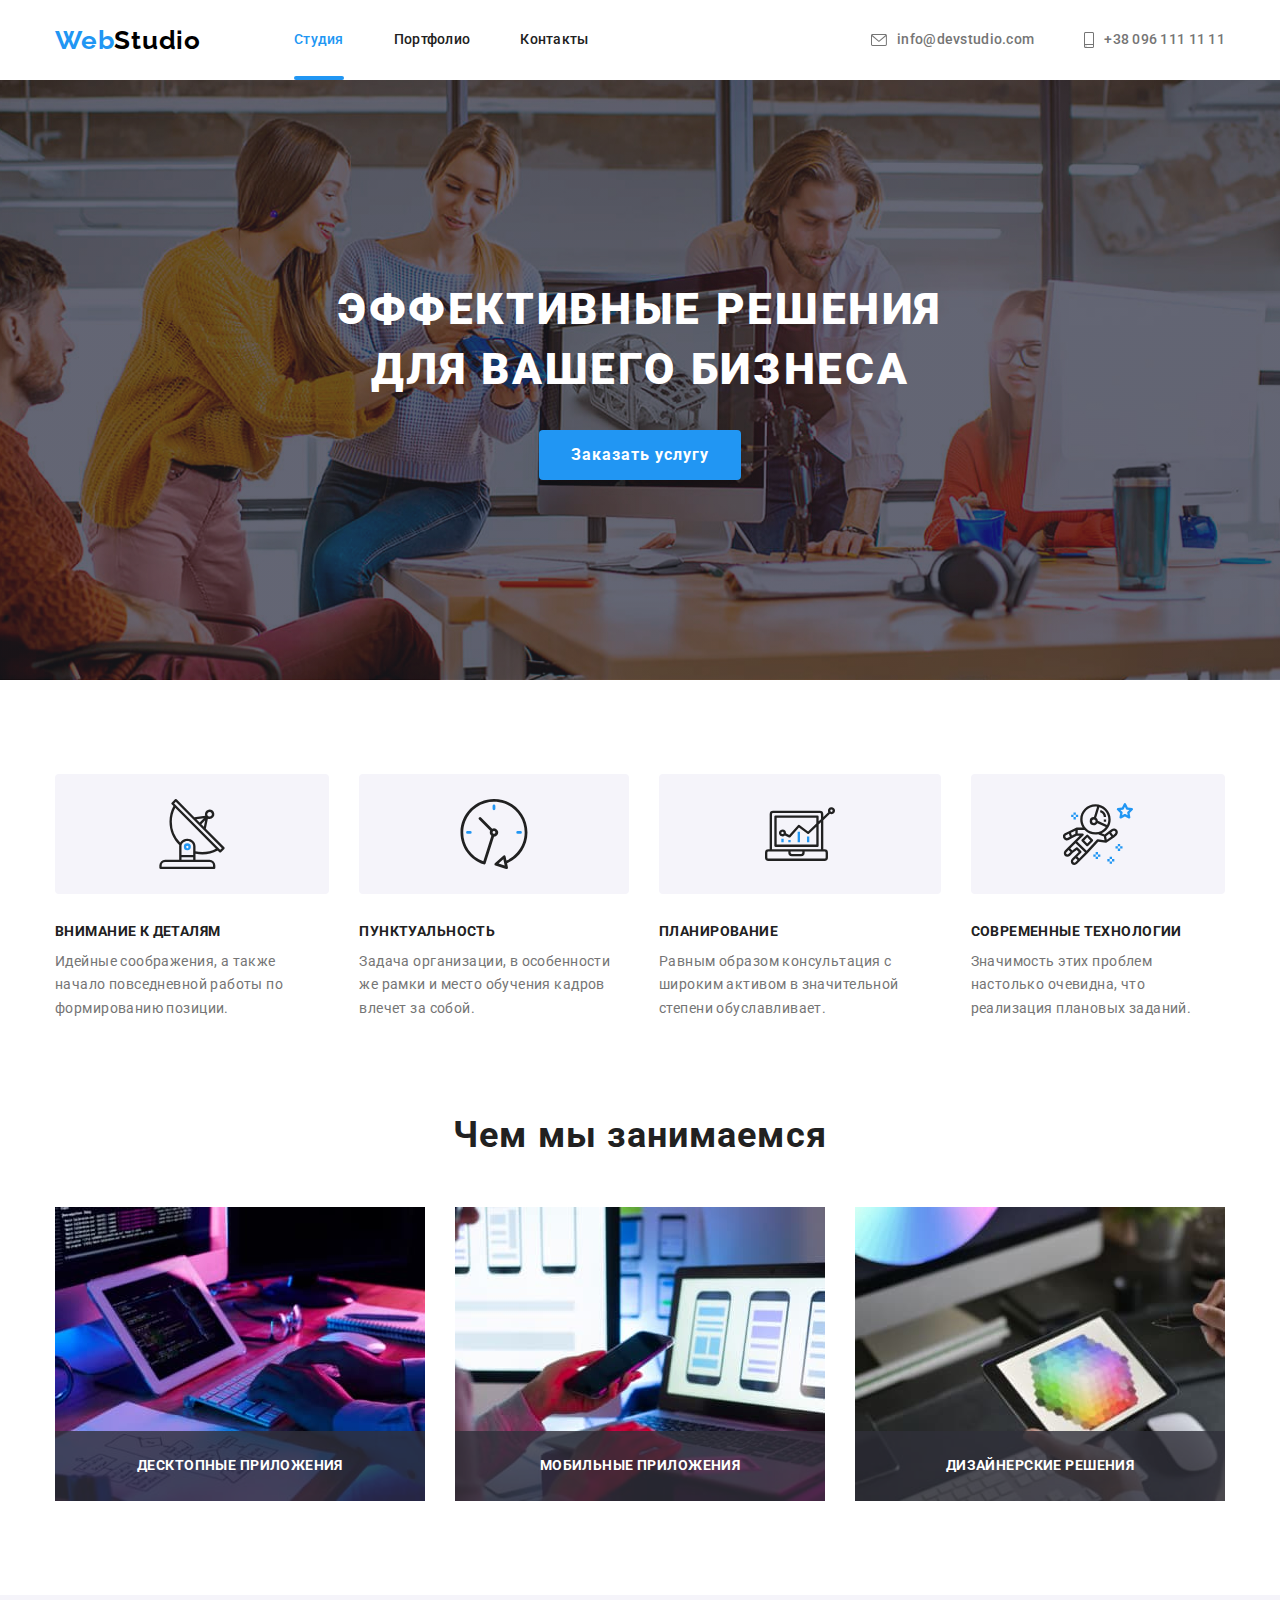
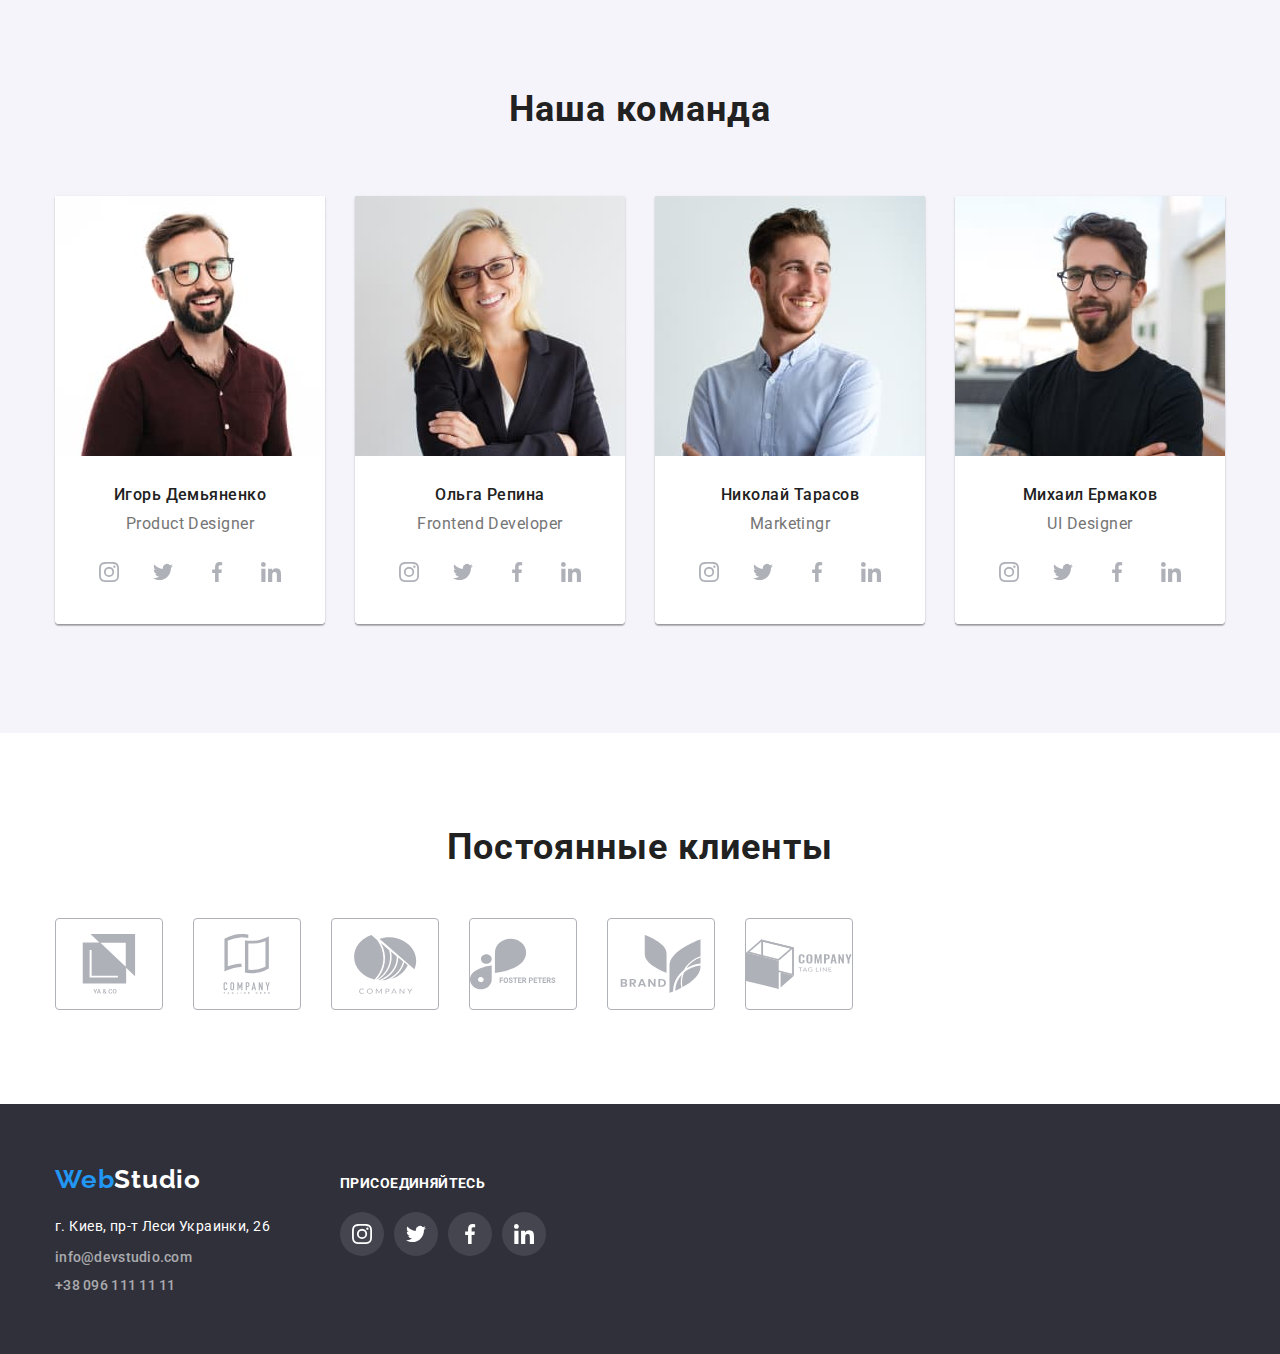
<file: index.html>
<!DOCTYPE html>
<html lang="ru">

<head>
  <meta charset="UTF-8" />
  <meta http-equiv="X-UA-Compatible" content="IE=edge" />
  <meta name="viewport" content="width=device-width, initial-scale=1.0" />
  <title>WebStudio</title>

  <link rel="preconnect" href="https://fonts.googleapis.com">
  <link rel="preconnect" href="https://fonts.gstatic.com" crossorigin>
  <link href="https://fonts.googleapis.com/css2?family=Raleway:wght@700&family=Roboto:wght@400;500;700;900&display=swap"
    rel="stylesheet">

  <link rel="stylesheet" href="https://cdn.jsdelivr.net/npm/modern-normalize@1.1.0/modern-normalize.min.css">

  <link rel="stylesheet" href="./css/styles.css">
</head>

<body>

  <!-- Шапка сайту -->
  <header>
    <div class="container main-navigation">

      <!-- Логотип сайту -->
      <a class="logo" href="./index.html" lang="en">Web<span class="logo-black-color">Studio</span></a>

      <!-- Навігація по сайту -->
      <nav>
        <ul class="navigation-list">
          <li class="item"><a class="link is-active" href="./index.html">Студия</a></li>
          <li class="item"><a class="link" href="./portfolio.html">Портфолио</a></li>
          <li class="item"><a class="link" href="#">Контакты</a></li>
        </ul>
      </nav>

      <!-- Контакти веб-студії -->
      <ul class="contact-list contact-list-style">
        <li class="item">
          <a class="link" href="mailto:info@devstudio.com">
            <svg class="icon-contact" width="16" height="12">
              <use href="./images/sprite.svg#mail"></use>
            </svg>
            info@devstudio.com
          </a>
        </li>
        <li class="item">
          <a class="link" href="tel:+380961111111">
            <svg class="icon-contact" width="10" height="16">
              <use href="./images/sprite.svg#phone"></use>
            </svg>
            <span>+38 096 111 11 11</span>
          </a>
        </li>
      </ul>
    </div>
  </header>

  <!-- Унікальний(main) вміст сторінки -->
  <main>
    <!-- Розділ Герой -->
    <section class="hero">
      <div class="container">
        <h1 class="hero-title">Эффективные решения для вашего бизнеса</h1>
        <button class="hero-btn" data-modal-open type="button">Заказать услугу</button>
      </div>
    </section>

    <!-- Розділ особливостей -->
    <section class="section">
      <div class="container">
        <h2 class="title section-title" hidden>Особенности</h2>

        <ul class="features-list">
          <li class="item">
            <div class="wrapper">
              <svg width="70" height="70">
                <use href="./images/sprite.svg#antenna"></use>
              </svg>
            </div>
            <h3 class="title features-subtitle">Внимание к деталям</h3>
            <p class="features-text">Идейные соображения, а также начало повседневной работы по формированию позиции.
            </p>
          </li>
          <li class="item">
            <div class="wrapper">
              <svg width="70" height="70">
                <use href="./images/sprite.svg#clock"></use>
              </svg>
            </div>
            <h3 class="title features-subtitle">Пунктуальность</h3>
            <p class="features-text">
              Задача организации, в особенности же рамки и место обучения кадров влечет за собой.
            </p>
          </li>
          <li class="item">
            <div class="wrapper">
              <svg width="70" height="70">
                <use href="./images/sprite.svg#diagram"></use>
              </svg>
            </div>
            <h3 class="title features-subtitle">Планирование</h3>
            <p class="features-text">
              Равным образом консультация с широким активом в значительной степени обуславливает.
            </p>
          </li>
          <li class="item">
            <div class="wrapper">
              <svg width="70" height="70">
                <use href="./images/sprite.svg#astronaut"></use>
              </svg>
            </div>
            <h3 class="title features-subtitle">Современные технологии</h3>
            <p class="features-text">Значимость этих проблем настолько очевидна, что реализация плановых заданий.</p>
          </li>
        </ul>
      </div>
    </section>

    <!-- Розділ "Чем мы занимаемся" -->
    <section class="section nt-top-padding-section">
      <div class="container">
        <h2 class="title section-title">Чем мы занимаемся</h2>
        <ul class="portfolio-list">
          <li class="item">
            <img class="img-nt-indent" src="./images/we-do/codings.jpg" alt="Десктопные приложения" width="370"
              height="294" />
            <div class="thumb">
              <h3 class="title thumb-title">Десктопные приложения</h3>
            </div>
          </li>
          <li class="item">
            <img class="img-nt-indent" src="./images/we-do/phone.jpg" alt="Разрабатываем приложения для телефонов"
              width="370" height="294" />
            <div class="thumb">
              <h3 class="title thumb-title">Мобильные приложения</h3>
            </div>
          </li>
          <li class="item">
            <img class="img-nt-indent" src="./images/we-do/colors.jpg" alt="Создаем цветовую гамму для вашего сайта"
              width="370" height="294" />
            <div class="thumb">
              <h3 class="title thumb-title">Дизайнерские решения</h3>
            </div>
          </li>
        </ul>
      </div>
    </section>

    <!-- Розділ "Наша команда" -->
    <section class="section team-section">
      <div class="container">
        <h2 class="title section-title">Наша команда</h2>
        <ul class="team-list">
          <li class="item">
            <img class="img-nt-indent" src="./images/team/igor.jpg" alt="Игорь Демьяненко - Product Designer"
              width="270" height="260" />
            <div class="team-article">
              <h3 class="title team-subtitle">Игорь Демьяненко</h3>
              <p class="team-text" lang="en">Product Designer</p>

              <!-- Соціальні мережі -->
              <ul class="social-list">
                <li class="item">
                  <a class="link" href="#" aria-label="instagram">
                    <svg class="icon">
                      <use href="./images/sprite.svg#instagram"></use>
                    </svg>
                  </a>
                </li>
                <li class="item">
                  <a class="link" href="#" aria-label="twitter">
                    <svg class="icon">
                      <use href="./images/sprite.svg#twitter"></use>
                    </svg>
                  </a>
                </li>
                <li class="item">
                  <a class="link" href="#" aria-label="facebook">
                    <svg class="icon">
                      <use href="./images/sprite.svg#facebook"></use>
                    </svg>
                  </a>
                </li>
                <li class="item">
                  <a class="link" href="#" aria-label="linkedin">
                    <svg class="icon">
                      <use href="./images/sprite.svg#linkedin"></use>
                    </svg>
                  </a>
                </li>
              </ul>

            </div>
          </li>

          <li class="item">
            <img class="img-nt-indent" src="./images/team/olga.jpg" alt="Ольга Репина - Frontend Developer" width="270"
              height="260" />
            <div class="team-article">
              <h3 class="title team-subtitle">Ольга Репина</h3>
              <p class="team-text" lang="en">Frontend Developer</p>

              <!-- Соціальні мережі -->
              <ul class="social-list">
                <li class="item">
                  <a class="link" href="#" aria-label="instagram">
                    <svg class="icon">
                      <use href="./images/sprite.svg#instagram"></use>
                    </svg>
                  </a>
                </li>
                <li class="item">
                  <a class="link" href="#" aria-label="twitter">
                    <svg class="icon">
                      <use href="./images/sprite.svg#twitter"></use>
                    </svg>
                  </a>
                </li>
                <li class="item">
                  <a class="link" href="#" aria-label="facebook">
                    <svg class="icon">
                      <use href="./images/sprite.svg#facebook"></use>
                    </svg>
                  </a>
                </li>
                <li class="item">
                  <a class="link" href="#" aria-label="linkedin">
                    <svg class="icon">
                      <use href="./images/sprite.svg#linkedin"></use>
                    </svg>
                  </a>
                </li>
              </ul>

            </div>
          </li>

          <li class="item">
            <img class="img-nt-indent" src="./images/team/nykolay.jpg" alt="Николай Тарасов - Marketingr" width="270"
              height="260" />
            <div class="team-article">
              <h3 class="title team-subtitle">Николай Тарасов</h3>
              <p class="team-text" lang="en">Marketingr</p>

              <!-- Соціальні мережі -->
              <ul class="social-list">
                <li class="item">
                  <a class="link" href="#" aria-label="instagram">
                    <svg class="icon">
                      <use href="./images/sprite.svg#instagram"></use>
                    </svg>
                  </a>
                </li>
                <li class="item">
                  <a class="link" href="#" aria-label="twitter">
                    <svg class="icon">
                      <use href="./images/sprite.svg#twitter"></use>
                    </svg>
                  </a>
                </li>
                <li class="item">
                  <a class="link" href="#" aria-label="facebook">
                    <svg class="icon">
                      <use href="./images/sprite.svg#facebook"></use>
                    </svg>
                  </a>
                </li>
                <li class="item">
                  <a class="link" href="#" aria-label="linkedin">
                    <svg class="icon">
                      <use href="./images/sprite.svg#linkedin"></use>
                    </svg>
                  </a>
                </li>
              </ul>

            </div>
          </li>

          <li class="item">
            <img class="img-nt-indent" src="./images/team/michael.jpg" alt="Михаил Ермаков - UI Designer" width="270"
              height="260" />
            <div class="team-article">
              <h3 class="title team-subtitle">Михаил Ермаков</h3>
              <p class="team-text" lang="en">UI Designer</p>

              <!-- Соціальні мережі -->
              <ul class="social-list">
                <li class="item">
                  <a class="link" href="#" aria-label="instagram">
                    <svg class="icon">
                      <use href="./images/sprite.svg#instagram"></use>
                    </svg>
                  </a>
                </li>
                <li class="item">
                  <a class="link" href="#" aria-label="twitter">
                    <svg class="icon">
                      <use href="./images/sprite.svg#twitter"></use>
                    </svg>
                  </a>
                </li>
                <li class="item">
                  <a class="link" href="#" aria-label="facebook">
                    <svg class="icon">
                      <use href="./images/sprite.svg#facebook"></use>
                    </svg>
                  </a>
                </li>
                <li class="item">
                  <a class="link" href="#" aria-label="linkedin">
                    <svg class="icon">
                      <use href="./images/sprite.svg#linkedin"></use>
                    </svg>
                  </a>
                </li>
              </ul>

            </div>
          </li>

        </ul>
      </div>
    </section>

    <!-- Розділ "Постійні клієнтти" -->
    <section class="section">
      <div class="container">
        <h2 class="title section-title">Постоянные клиенты</h2>

        <!-- Список клієнтів -->
        <ul class="customers-list">
          <li class="item">
            <a class="link" href="#">
              <svg class="icon">
                <use href="./images/sprite.svg#ya-co"></use>
              </svg>
            </a>
          </li>
          <li class="item">
            <a class="link" href="#">
              <svg class="icon">
                <use href="./images/sprite.svg#tagline-here"></use>
              </svg>
            </a>
          </li>
          <li class="item">
            <a class="link" href="#">
              <svg class="icon">
                <use href="./images/sprite.svg#company"></use>
              </svg>
            </a>
          </li>
          <li class="item">
            <a class="link" href="#">
              <svg class="icon">
                <use href="./images/sprite.svg#foster-peters"></use>
              </svg>
            </a>
          </li>
          <li class="item">
            <a class="link" href="#">
              <svg class="icon">
                <use href="./images/sprite.svg#brand"></use>
              </svg>
            </a>
          </li>
          <li class="item">
            <a class="link" href="#">
              <svg class="icon">
                <use href="./images/sprite.svg#company-tag-line"></use>
              </svg>
            </a>
          </li>
        </ul>
      </div>
    </section>
  </main>

  <!-- Заключна частина всієї сторінки(footer) -->
  <footer class="footer">

    <div class="container wrapper">
      <div>

        <!-- Логотип студії -->
        <a class="logo" href="./portfolio.html" lang="en">Web<span class="logo-white-color">Studio</span></a>

        <!-- Контактна інформація -->
        <address>

          <!-- Адреса студії та контакти -->
          <ul class="address-contact-list contact-list-style">
            <li class="item">
              <a class="address-link" href="https://goo.gl/maps/VuXHW9RfUU25sTvL6" target="_blank"
                rel="noreferrer noopener">г.
                Киев, пр-т Леси
                Украинки, 26</a>
            </li>
            <li class="item">
              <a class="link" href="mailto:info@devstudio.com">info@devstudio.com</a>
            </li>
            <li class="item">
              <a class="link" href="tel:+380961111111">+38 096 111 11 11</a>
            </li>
          </ul>
        </address>
      </div>

      <!-- Соціальні мережі -->
      <div class="social-networks">
        <h3 class="title social-subtitle">присоединяйтесь</h3>

        <!-- Список -->
        <ul class="social-list">

          <li class="item">
            <a class="link social-link-dark" href="#" aria-label="instagram">
              <svg class="icon">
                <use href="./images/sprite.svg#instagram"></use>
              </svg>
            </a>
          </li>

          <li class="item">
            <a class="link social-link-dark" href="#" aria-label="twitter">
              <svg class="icon">
                <use href="./images/sprite.svg#twitter"></use>
              </svg>
            </a>
          </li>

          <li class="item">
            <a class="link social-link-dark" href="#" aria-label="facebook">
              <svg class="icon">
                <use href="./images/sprite.svg#facebook"></use>
              </svg>
            </a>
          </li>

          <li class="item">
            <a class="link social-link-dark" href="#" aria-label="linkedin">
              <svg class="icon">
                <use href="./images/sprite.svg#linkedin"></use>
              </svg>
            </a>
          </li>

        </ul>
      </div>

    </div>
  </footer>

  <!-- Backdrop та модальне вікно -->
  <div class="backdrop is-hidden" data-modal>
    <div class="modal">
      <button class="btn-exit" data-modal-close type="button">
        <svg class="modal-icon-exit" width="11" height="11">
          <use href="./images/modal-window/exit.svg#exit"></use>
        </svg>
      </button>
    </div>
  </div>

  <!-- Скрипти -->
  <script src="./js/modal.js"></script>
</body>

</html>
</file>
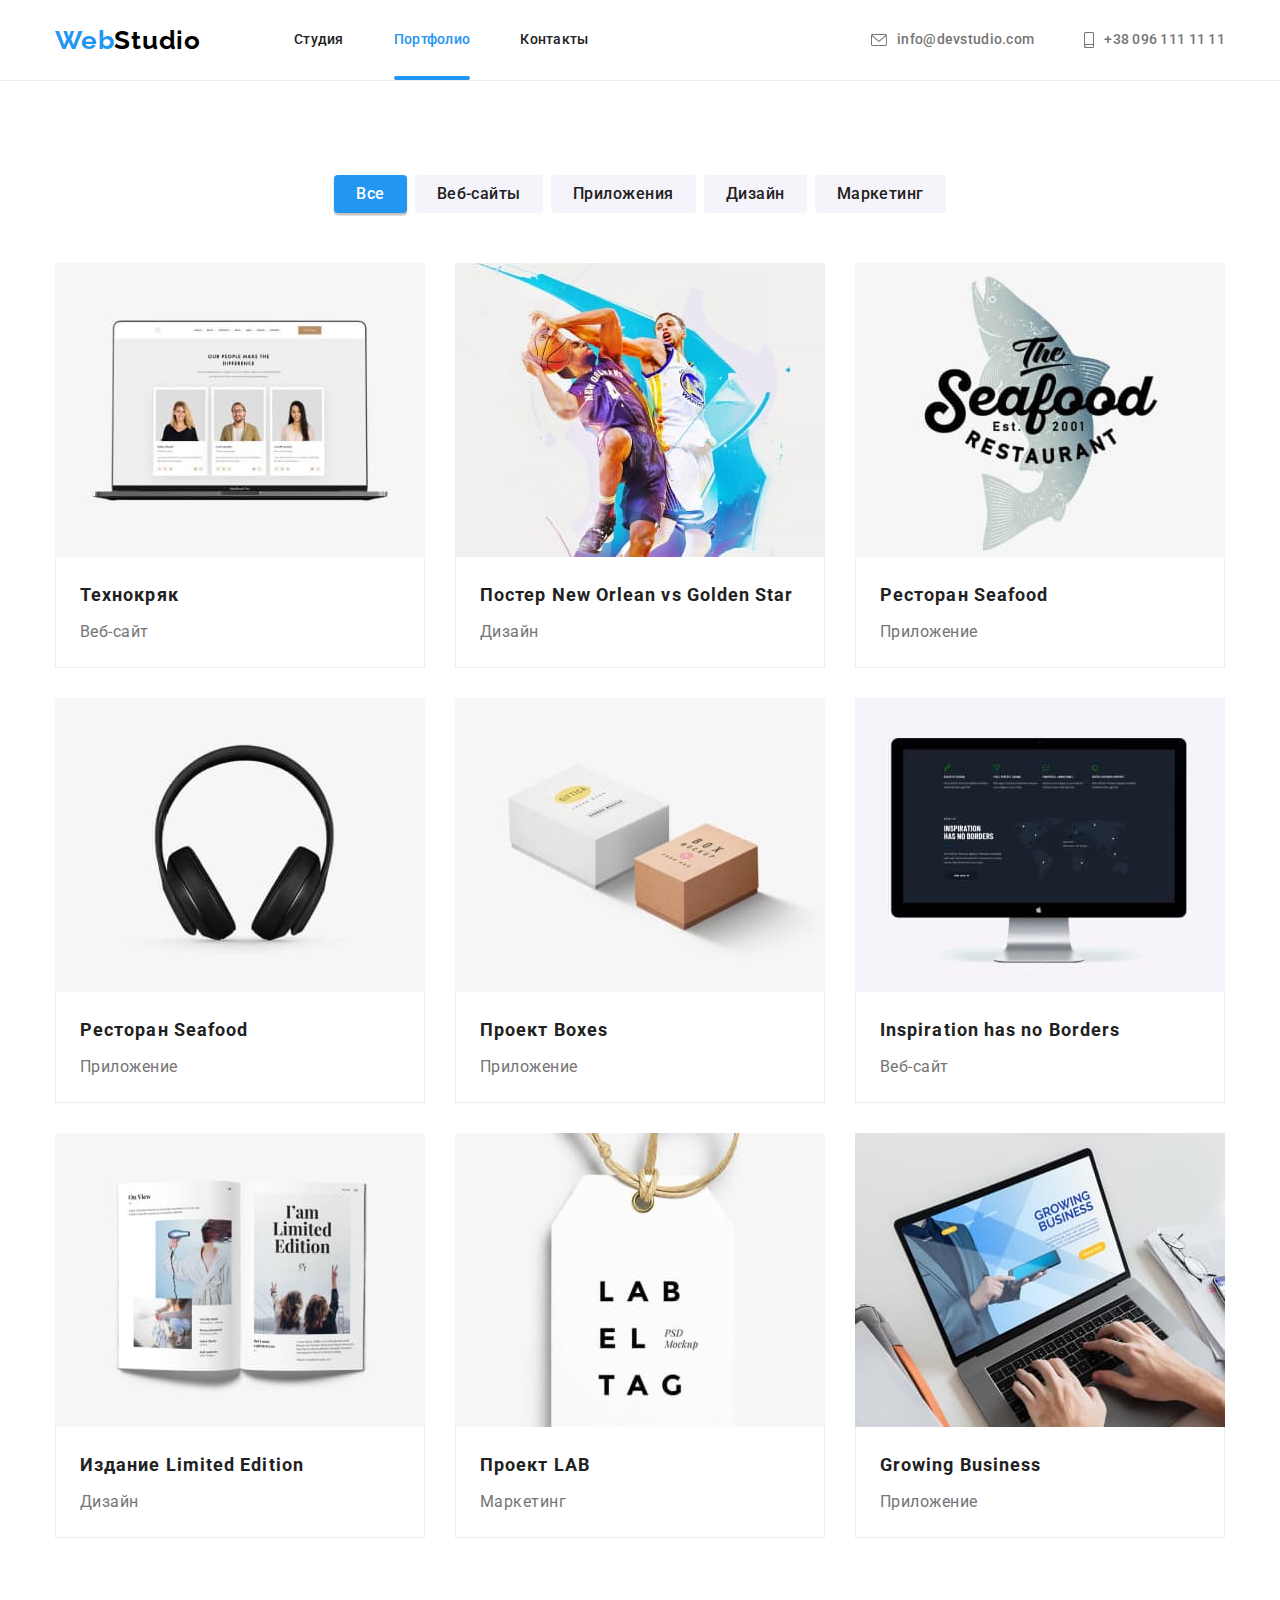
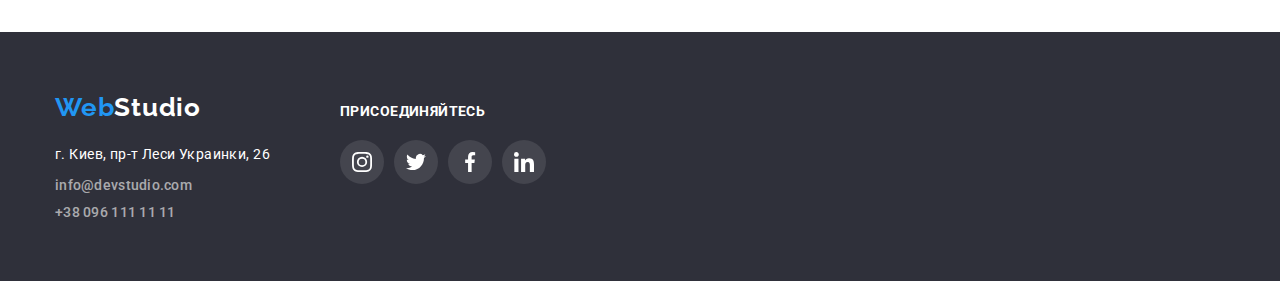
<file: portfolio.html>
<!DOCTYPE html>
<html lang="ru">

<head>
    <meta charset="UTF-8" />
    <meta http-equiv="X-UA-Compatible" content="IE=edge" />
    <meta name="viewport" content="width=device-width, initial-scale=1.0" />
    <title>WebStudio</title>

    <link rel="preconnect" href="https://fonts.googleapis.com">
    <link rel="preconnect" href="https://fonts.gstatic.com" crossorigin>
    <link
        href="https://fonts.googleapis.com/css2?family=Raleway:wght@700&family=Roboto:wght@400;500;700;900&display=swap"
        rel="stylesheet">

    <link rel="stylesheet" href="https://cdn.jsdelivr.net/npm/modern-normalize@1.1.0/modern-normalize.min.css">

    <link rel="stylesheet" href="./css/styles.css">

</head>

<body>
    <!-- Шапка сайту -->
    <header class="page-header">
        <div class="container main-navigation">

            <!-- Логотип сайту -->
            <a class="logo" href="./index.html" lang="en">Web<span class="logo-black-color">Studio</span></a>

            <!-- Навігація по сайту -->
            <nav>
                <ul class="navigation-list">
                    <li class="item"><a class="link" href="./index.html">Студия</a></li>
                    <li class="item"><a class="link  is-active" href="./portfolio.html">Портфолио</a></li>
                    <li class="item"><a class="link" href="#">Контакты</a></li>
                </ul>
            </nav>

            <!-- Контакти веб-студії -->
            <ul class="contact-list contact-list-style">
                <li class="item">
                    <a class="link" href="mailto:info@devstudio.com">
                        <svg class="icon-contact" width="16" height="12">
                            <use href="./images/sprite.svg#mail"></use>
                        </svg>
                        info@devstudio.com
                    </a>
                </li>
                <li class="item">
                    <a class="link" href="tel:+380961111111">
                        <svg class="icon-contact" width="10" height="16">
                            <use href="./images/sprite.svg#phone"></use>
                        </svg>
                        <span>+38 096 111 11 11</span>
                    </a>
                </li>
            </ul>
        </div>
    </header>

    <!-- Унікальний(main) вміст сторінки(Портфоліо) -->
    <main>
        <section class="section">
            <div class="container">
                <h1 class="title section-title" hidden>Портфолио</h1>

                <!-- Фільтри для портфоліо -->
                <ul class="filters-list">
                    <li class="item"><button type="button" class="filters-btn btn-color">Все</button></li>
                    <li class="item"><button type="button" class="filters-btn">Веб-сайты</button></li>
                    <li class="item"><button type="button" class="filters-btn">Приложения</button></li>
                    <li class="item"><button type="button" class="filters-btn">Дизайн</button></li>
                    <li class="item"><button type="button" class="filters-btn">Маркетинг</button></li>
                </ul>

                <!-- Наші роботи -->
                <ul class="cards-list">

                    <li class="item">
                        <a class="card-link" href="#">
                            <div class="thumb">
                                <img class="img-nt-indent" src="./images/portfolio/technoquack.jpg"
                                    alt="Веб-сайт: Технокряк" width="370" height="294">
                                <div class="card-description">
                                    <p class="description">Ресурс предлагает комплексные предложения
                                        с разным уровнем функционала и
                                        сервисов. Все это позволит посетителю получить
                                        исчерпывающие сведения о компании или частном лице.
                                    </p>
                                </div>
                            </div>
                            <div class="item-article">
                                <h2 class="title portfolio-subtitle">Технокряк</h2>
                                <p class="portfolio-text">Веб-сайт</p>
                            </div>
                        </a>
                    </li>

                    <li class="item">
                        <a class="card-link" href="#">
                            <div class="thumb">
                                <img src="./images/portfolio/poster.jpg" class="img-nt-indent"
                                    alt="Постер New Orlean vs Golden Star" width="370" height="294">
                                <div class="card-description">
                                    <p class="description">Ресурс предлагает комплексные предложения
                                        с разным уровнем функционала и
                                        сервисов. Все это позволит посетителю получить
                                        исчерпывающие сведения о компании или частном лице.
                                    </p>
                                </div>
                            </div>

                            <div class="item-article">
                                <h2 class="title portfolio-subtitle">Постер <span lang="en">New Orlean vs Golden
                                        Star</span>
                                </h2>
                                <p class="portfolio-text">Дизайн</p>
                            </div>
                        </a>
                    </li>

                    <li class="item">
                        <a class="card-link" href="#">
                            <div class="thumb">
                                <img src="./images/portfolio/seafood.jpg" class="img-nt-indent"
                                    alt="Приложение для ресторана Seafood" width="370" height="294">
                                <div class="card-description">
                                    <p class="description">Ресурс предлагает комплексные предложения
                                        с разным уровнем функционала и
                                        сервисов. Все это позволит посетителю получить
                                        исчерпывающие сведения о компании или частном лице.
                                    </p>
                                </div>
                            </div>
                            <div class="item-article">
                                <h2 class="title portfolio-subtitle">Ресторан <span lang="en">Seafood</span></h2>
                                <p class="portfolio-text">Приложение</p>
                            </div>
                        </a>
                    </li>

                    <li class="item">
                        <a class="card-link" href="#">
                            <div class="thumb">
                                <img src="./images/portfolio/prime.jpg" class="img-nt-indent" alt="Проект Prime"
                                    width="370" height="294">
                                <div class="card-description">
                                    <p class="description">Ресурс предлагает комплексные предложения
                                        с разным уровнем функционала и
                                        сервисов. Все это позволит посетителю получить
                                        исчерпывающие сведения о компании или частном лице.
                                    </p>
                                </div>
                            </div>
                            <div class="item-article">
                                <h2 class="title portfolio-subtitle">Ресторан <span lang="en">Seafood</span></h2>
                                <p class="portfolio-text">Приложение</p>
                            </div>
                        </a>
                    </li>

                    <li class="item">
                        <a class="card-link" href="#">
                            <div class="thumb">
                                <img src="./images/portfolio/boxes.jpg" class="img-nt-indent" alt="Приложение Boxes"
                                    width="370" height="294">
                                <div class="card-description">
                                    <p class="description">Ресурс предлагает комплексные предложения
                                        с разным уровнем функционала и
                                        сервисов. Все это позволит посетителю получить
                                        исчерпывающие сведения о компании или частном лице.
                                    </p>
                                </div>
                            </div>
                            <div class="item-article">
                                <h2 class="title portfolio-subtitle">Проект <span lang="en">Boxes</span></h2>
                                <p class="portfolio-text">Приложение</p>
                            </div>
                        </a>
                    </li>

                    <li class="item">
                        <a class="card-link" href="#">
                            <div class="thumb">
                                <img src="./images/portfolio/inspiration.jpg" class="img-nt-indent"
                                    alt="Веб-сайт: Inspiration has no Borders" width="370" height="294">
                                <div class="card-description">
                                    <p class="description">Ресурс предлагает комплексные предложения
                                        с разным уровнем функционала и
                                        сервисов. Все это позволит посетителю получить
                                        исчерпывающие сведения о компании или частном лице.
                                    </p>
                                </div>
                            </div>
                            <div class="item-article">
                                <h2 class="title portfolio-subtitle" lang="en">Inspiration has no Borders</h2>
                                <p class="portfolio-text">Веб-сайт</p>
                            </div>
                        </a>
                    </li>

                    <li class="item">
                        <a class="card-link" href="#">
                            <div class="thumb">
                                <img src="./images/portfolio/edition.jpg" class="img-nt-indent"
                                    alt="Дизайн для издания Limited Edition" width="370" height="294">
                                <div class="card-description">
                                    <p class="description">Ресурс предлагает комплексные предложения
                                        с разным уровнем функционала и
                                        сервисов. Все это позволит посетителю получить
                                        исчерпывающие сведения о компании или частном лице.
                                    </p>
                                </div>
                            </div>
                            <div class="item-article">
                                <h2 class="title portfolio-subtitle">Издание <span lang="en">Limited Edition</span></h2>
                                <p class="portfolio-text">Дизайн</p>
                            </div>
                        </a>
                    </li>

                    <li class="item">
                        <a class="card-link" href="#">
                            <div class="thumb">
                                <img src="./images/portfolio/project.jpg" class="img-nt-indent" alt="Проект LAB"
                                    width="370" height="294">
                                <div class="card-description">
                                    <p class="description">Ресурс предлагает комплексные предложения
                                        с разным уровнем функционала и
                                        сервисов. Все это позволит посетителю получить
                                        исчерпывающие сведения о компании или частном лице.
                                    </p>
                                </div>
                            </div>
                            <div class="item-article">
                                <h2 class="title portfolio-subtitle">Проект <span lang="en">LAB</span></h2>
                                <p class="portfolio-text">Маркетинг</p>
                            </div>
                        </a>
                    </li>

                    <li class="item">
                        <a class="card-link" href="#">
                            <div class="thumb">
                                <img src="./images/portfolio/growing.jpg" class="img-nt-indent"
                                    alt="Приложение Growing Business" width="370" height="294">
                                <div class="card-description">
                                    <p class="description">Ресурс предлагает комплексные предложения
                                        с разным уровнем функционала и
                                        сервисов. Все это позволит посетителю получить
                                        исчерпывающие сведения о компании или частном лице.
                                    </p>
                                </div>
                            </div>
                            <div class="item-article">
                                <h2 class="title portfolio-subtitle" lang="en">Growing Business</h2>
                                <p class="portfolio-text">Приложение</p>
                            </div>
                        </a>
                    </li>

                </ul>
            </div>

        </section>
    </main>

    <!-- Заключна частина всієї сторінки(footer) -->
    <footer class="footer">

        <div class="container wrapper">
            <div>

                <!-- Логотип студії -->
                <a class="logo" href="./portfolio.html" lang="en">Web<span class="logo-white-color">Studio</span></a>

                <!-- Контактна інформація -->
                <address>

                    <!-- Адреса студії та контакти -->
                    <ul class="address-contact-list contact-list-style">
                        <li class="item">
                            <a class="address-link" href="https://goo.gl/maps/VuXHW9RfUU25sTvL6" target="_blank"
                                rel="noreferrer noopener">г.
                                Киев, пр-т Леси
                                Украинки, 26</a>
                        </li>
                        <li class="item">
                            <a class="link" href="mailto:info@devstudio.com">info@devstudio.com</a>
                        </li>
                        <li class="item">
                            <a class="link" href="tel:+380961111111">+38 096 111 11 11</a>
                        </li>
                    </ul>
                </address>
            </div>

            <!-- Соціальні мережі -->
            <div class="social-networks">
                <h3 class="title social-subtitle">присоединяйтесь</h3>

                <!-- Список -->
                <ul class="social-list">

                    <li class="item">
                        <a class="link social-link-dark" href="#" aria-label="instagram">
                            <svg class="icon">
                                <use href="./images/sprite.svg#instagram"></use>
                            </svg>
                        </a>
                    </li>

                    <li class="item">
                        <a class="link social-link-dark" href="#" aria-label="twitter">
                            <svg class="icon">
                                <use href="./images/sprite.svg#twitter"></use>
                            </svg>
                        </a>
                    </li>

                    <li class="item">
                        <a class="link social-link-dark" href="#" aria-label="facebook">
                            <svg class="icon">
                                <use href="./images/sprite.svg#facebook"></use>
                            </svg>
                        </a>
                    </li>

                    <li class="item">
                        <a class="link social-link-dark" href="#" aria-label="linkedin">
                            <svg class="icon">
                                <use href="./images/sprite.svg#linkedin"></use>
                            </svg>
                        </a>
                    </li>

                </ul>
            </div>

        </div>
    </footer>
</body>

</html>
</file>
<file: css/styles.css>
/* 
    Кольори сайту: 
        основний колір тексту - #757575;
        другорядний колір тексту - #212121;
        третій колір тексту - rgba(255, 255, 255, 0.6); 
        білий колір (четвертий для тексту) - #FFFFFF;
        колір для логотипу - #000000;

        колір акценту - #2196F3;
       
        основний колір фону - #2F303A;
        колір фону для секцій - #F5F4FA;

        колір для ховера кнопки - #188CE8;

        колір рамки для карток - #EEEEEE;

        колір іконок - #AFB1B8;
        фон іконок на фетрері - rgba(255, 255, 255, 0.1);

    Ефект тіні:
        колір тіні один - rgba(0, 0, 0, 0.2);
        колір тіні два -  rgba(0, 0, 0, 0.14);
        колір тіні три -  rgba(0, 0, 0, 0.12);

    Жирність тексту:
        regular - 400;
        medium - 500;
        bold - 700;
        black - 900;

    Розмір відступів:
        обнулення - 0px;
        мінусовий відступ для карток - (-15px);
        додатній відступ для карток - 15px;

    Анімація:
        час переходу - 250ms;
        функція розподілу часу - cubic-bezier(0.4, 0, 0.2, 1);
*/

:root {
    /* Кольори тексту */
    --primary-text-cl: #757575;
    --title-text-cl: #212121;
    --third-text-cl: rgba(255, 255, 255, 0.6);
    --fourth-text-cl: #FFFFFF;
    --logo-text-cl: #000000;

    /* Кольори фону */
    --accent-cl: #2196F3;

    --main-background-cl: #2F303A;
    --section-background-cl: #F5F4FA; 
    --background-icon-footer: rgba(255, 255, 255, 0.1);

    /* Кольори кнопок, карток та інших деталей */
    --btn-hover-cl: #188CE8;
 
    --cards-border-cl: #EEEEEE;

    --icon-cl: #AFB1B8;

    /* Тіні */
    --shadows-one: rgba(0, 0, 0, 0.2);
    --shadows-two: rgba(0, 0, 0, 0.14);
    --shadows-three: rgba(0, 0, 0, 0.12);

    /* Жирність тексту */
    --regular-weight-text: 400;
    --medium-weight-text: 500;
    --bold-weight-text: 700;
    --black-weight-text: 900;

    /* Відступи */
    --zeroing-indents: 0px;
    --negative-card-indent: -15px;
    --positive-card-indent: 15px;

    /* Анімація */
    --time-animation: 250ms;
    --time-function: cubic-bezier(0.4, 0, 0.2, 1);

}

body {
    font-family: 'Roboto', sans-serif;
    color: var(--primary-text-cl);
}

a {
    text-decoration: none;
}

ul {
    list-style: none;
}

/* Утиліти */
.img-nt-indent {
    display: block;
}

/* Лінія під хеадером */
.page-header {
    border-bottom: 1px solid #ECECEC;
}

/* Контейнер для контенту */
.container {
    width: 1200px;

    margin-left: auto;
    margin-right: auto;
    padding-left: 15px;
    padding-right: 15px;
}

/* Шапка сайту */
.container.main-navigation {
    display: flex;
    align-items: center;
}

.logo {
    color: var(--accent-cl);

    font-family: 'Raleway', sans-serif;;
    font-weight: var(--bold-weight-text);
    font-size: 26px;
    line-height: 1.19;
    letter-spacing: 0.03em;
}

.logo > .logo-black-color {
    color: var(--logo-text-cl);
}

.navigation-list {
    display: flex;

    margin-top: var(--zeroing-indents);
    margin-bottom: var(--zeroing-indents);
    margin-left: 93px;
    padding-left: var(--zeroing-indents);
}

.navigation-list > .item {
    position: relative;
}

.navigation-list > .item + .item {
    margin-left: 50px;
}

.navigation-list  .link {
    display: inline-block;

    padding-top: 32px;
    padding-bottom: 32px;

    color: var(--title-text-cl);

    font-weight: var(--medium-weight-text);
    font-size: 14px;
    line-height: 1.14;
    letter-spacing: 0.02em;

    transition: color var(--time-animation) var(--time-function);
}

.navigation-list .link:hover,
.navigation-list .link:focus {
    color: var(--accent-cl);
}

.link.is-active {
    color: var(--accent-cl);
}

.link.is-active::after {
    position: absolute;
    content: "";
    bottom: 0;
    left: 0;

    border-radius: 2px;

    width: 100%;
    height: 4px;

    background-color: var(--accent-cl);
}

.contact-list {
    display: flex;

    margin-left: auto; 
    margin-top: var(--zeroing-indents);
    margin-bottom: var(--zeroing-indents);
    padding-left: var(--zeroing-indents);
}

.contact-list>.item+.item {
    margin-left: 50px;
}

.contact-list .link {
    display: inline-flex;
    align-items: center;

    padding-top: 32px;
    padding-bottom: 32px;
}

.contact-list-style .link {
    color: var(--primary-text-cl);
    
    font-weight: var(--medium-weight-text);
    font-size: 14px;
    line-height: 1.14;
    letter-spacing: 0.02em;

    transition: color var(--time-animation) var(--time-function);
}

.contact-list-style .link:hover,
.contact-list-style .link:focus {
    color: var(--accent-cl);
}

.icon-contact {
    margin-right: 10px;

    fill: currentColor;
}

/* Сторінка index.html */

/* Розділ Герой */
.hero {
    background-color: var(--main-background-cl);
    background-image: linear-gradient(to right, 
                                    rgba(47, 48, 58, 0.4), 
                                    rgba(47, 48, 58, 0.4)),
                                    url(../images/hero/hero-background.jpg);
    background-repeat: no-repeat;
    background-position: center;

    padding-top: 200px;
    padding-bottom: 200px;

    text-align: center;
}

.hero-title {
    max-width: 650px;

    margin-top: var(--zeroing-indents);
    margin-right: auto;
    margin-left: auto;
    margin-bottom: 30px;

    color: var(--fourth-text-cl);

    font-weight: var(--black-weight-text);
    font-size: 44px;
    line-height: 1.36;
    letter-spacing: 0.06em;
    text-transform: uppercase;
}

.hero-btn {
    min-width: 200px;

    padding-top: 10px;
    padding-right: 32px;
    padding-bottom: 10px;
    padding-left: 32px;

    border: none;
    border-radius: 4px;
    
    background-color: var(--accent-cl);
    color: var(--fourth-text-cl);
    
    font-family: inherit;
    font-weight: var(--bold-weight-text);
    font-size: 16px;
    line-height: 1.87;
    letter-spacing: 0.06em;

    box-shadow: 0px 4px 4px rgba(0, 0, 0, 0.15);

    transition: background-color var(--time-animation) var(--time-function);
}
.hero-btn:hover {
    background-color: var(--btn-hover-cl);
    cursor: pointer;
}

/* Розділ особливостей */
.section {
    padding-top: 94px;
    padding-bottom: 94px;
}

.title {
    color: var(--title-text-cl);

    margin-top: var(--zeroing-indents);
    margin-bottom: var(--zeroing-indents);
}

.title.section-title {
    margin-bottom: 50px;

    font-size: 36px;
    line-height: 1.16;
    text-align: center;
    letter-spacing: 0.03em;
}

.features-list {
    display: flex;

    margin-top: var(--zeroing-indents);
    margin-bottom: var(--zeroing-indents);
    padding-left: var(--zeroing-indents);
}

.features-list > .item + .item {
    margin-left: 30px;
}

.features-list .wrapper {
    display: flex;
    justify-content: center;
    align-items: center;

    width: 100%;
    height: 120px;

    margin-bottom: 30px;
    border-radius: 4px;

    background-color: var(--section-background-cl);
}

.features-subtitle,
.social-subtitle,
.thumb-title {
    margin-bottom: 10px;

    font-size: 14px;
    line-height: 1.14;
    letter-spacing: 0.03em;
    text-transform: uppercase;
}

.features-text {
    margin-top: var(--zeroing-indents);
    margin-bottom: var(--zeroing-indents);

    font-size: 14px;
    line-height: 1.71;
    letter-spacing: 0.03em;
}

/* Розділ "Чем мы занимаемся" */
.section.nt-top-padding-section {
    padding-top: var(--zeroing-indents);
}

.portfolio-list {
    display: flex;

    margin-top: var(--negative-card-indent);
    margin-right: var(--negative-card-indent);
    margin-bottom: var(--negative-card-indent);
    margin-left: var(--negative-card-indent);
    padding-left: var(--zeroing-indents);
}

.portfolio-list > .item {
    position: relative;

    margin-top: var(--positive-card-indent);
    margin-right: var(--positive-card-indent);
    margin-bottom: var(--positive-card-indent);
    margin-left: var(--positive-card-indent);
}

.portfolio-list .thumb {
    position: absolute;
    bottom: 0;
    left: 0;

    width: 100%;

    padding-top: 27px;
    padding-bottom: 27px;

    background-color: rgba(47, 48, 58, 0.8);
    text-align: center;
}

.thumb-title {
    color: var(--fourth-text-cl);
    margin-bottom: var(--zeroing-indents);
}

/* Розділ "Наша команда" */
.team-section {
    background-color: var(--section-background-cl);
}

.team-list {
    display: flex;

    margin-top: var(--negative-card-indent);
    margin-right: var(--negative-card-indent);
    margin-bottom: var(--negative-card-indent);
    margin-left: var(--negative-card-indent);
    margin-top: var(--zeroing-indents);
    margin-bottom: var(--zeroing-indents);
    padding-left: var(--zeroing-indents);
}

.team-list > .item {
    border-bottom-left-radius: 4px;
    border-bottom-right-radius: 4px;
    
    margin-top: var(--positive-card-indent);
    margin-right: var(--positive-card-indent);
    margin-bottom: var(--positive-card-indent);
    margin-left: var(--positive-card-indent);

    box-shadow: 0 2px 1px var(--shadows-one),
                0 1px 1px var(--shadows-two),
                0 1px 3px var(--shadows-three);
}

.team-article {
    border-bottom-left-radius: 4px;
    border-bottom-right-radius: 4px;

    padding-top: 30px;  
    padding-left: 20px;
    padding-right: 20px;
    padding-bottom: 30px;
   
    background-color: var(--fourth-text-cl);

    text-align: center;
}

.team-subtitle,
.team-text {
    margin-top: var(--zeroing-indents);

    line-height: 1.18;
    text-align: center;
    letter-spacing: 0.03em;
}

.team-subtitle {
    margin-bottom: 10px;

    font-weight: var(--medium-weight-text);
    font-size: 16px;
}

.team-text {
    margin-bottom: 16px;
}

.social-list {
    display: flex;
    justify-content: center;

    padding-left: var(--zeroing-indents);
}

.social-list .item+.item {
    margin-left: 10px;
}

.social-list .link {
    display: inline-flex;
    justify-content: center;
    align-items: center;

    width: 44px;
    height: 44px;

    border-radius: 50%;

    color: var(--icon-cl);

    transition: background-color var(--time-animation) var(--time-function),
                color var(--time-animation) var(--time-function);
}

.social-list .link:hover,
.social-list .link:focus {
    background-color: var(--accent-cl);
    color: var(--fourth-text-cl);

    outline: none;
}

.social-list .icon {
    max-width: 20px;
    max-height: 20px;

    fill: currentColor;
}

/* Розділ "Постійні клієнтти" */

.customers-list {
    display: flex;

    margin-top: var(--zeroing-indents);
    margin-bottom: var(--zeroing-indents);
    padding-left: var(--zeroing-indents);
}

.customers-list > .item {
    width: calc((100%-120px)/5);
    height: 92px;
}

.customers-list > .item + .item {
    margin-left: 30px;
}

.customers-list .link {
    display: inline-flex;
    justify-content: center;
    align-items: center;

    width: 100%;
    height: 100%;

    border: 1px solid var(--icon-cl);
    border-radius: 4px;

    color: var(--icon-cl);

    transition: border-color var(--time-animation) var(--time-function),
                color var(--time-animation) var(--time-function);
}

.customers-list .link:hover,
.customers-list .link:focus {
    color: var(--accent-cl);
    border-color: var(--accent-cl);

    outline: none;
}

.customers-list .icon {
    width: 106px;
    height: 60px;
    
    fill: currentColor;
}

/* Заключна частина всієї сторінки(footer) */
.footer {
    padding-top: 60px;
    padding-bottom: 60px;

    background-color: var(--main-background-cl);
}

.container.wrapper {
    display: flex;
}

.wrapper > div + div {
    margin-left: 70px;
}

.footer .logo {
    display: inline-block;
    margin-bottom: 20px;
}

.logo > .logo-white-color {
    color: var(--fourth-text-cl);
}

.address-link {
    color: var(--fourth-text-cl);
    
    font-style: normal;
    font-weight: var(--regular-weight-text);
    font-size: 14px;
    line-height: 1.71;
    letter-spacing: 0.03em;

    transition: color var(--time-animation) var(--time-function);
}
.address-link:hover {
    color: var(--accent-cl);
}

.address-contact-list {
    margin-top: var(--zeroing-indents);
    margin-bottom: var(--zeroing-indents);
    padding-left: var(--zeroing-indents);
}

.address-contact-list > .item + .item {
    margin-top: 9px;
}

.address-contact-list .link {
    color: var(--third-text-cl);
    font-style: normal;
}

.social-networks {
    margin-top: 12px;
}

.social-subtitle {
    margin-bottom: 20px;

    color: var(--fourth-text-cl);
}

.social-list .social-link-dark {
    background-color: var(--background-icon-footer);
    color: var(--fourth-text-cl);
}

/* Backdrop та модальне вікно */
.backdrop {
    position: fixed;
    top: 0;
    height: 0;

    width: 100%;
    height: 100%;

    background-color: var(--shadows-one);

    opacity: 1;
    transition: opacity var(--time-animation) var(--time-function),
                visibility var(--time-animation) var(--time-function);
}

.backdrop.is-hidden {
    visibility: hidden;
    opacity: 0;
    pointer-events: none;
}

.backdrop.is-hidden .modal {
    transform: translate(-50%, -50%) scale(1.2);
}

.modal {
    position: absolute;
    top: 50%;
    left: 50%;
    transform: translate(-50%, -50%) scale(1);

    min-width: 528px;
    min-height: 521px;
    border-radius: 4px;

    background-color: var(--fourth-text-cl);

    box-shadow: 0 2px 1px var(--shadows-one),
                0 1px 1px var(--shadows-two),
                0 1px 3px var(--shadows-three);

    transition: transform var(--time-animation) var(--time-function);
}

.btn-exit {
    position: absolute;
    top: 8px;
    right: 8px;


    border: 1px solid rgba(0, 0, 0, 0.1);
    border-radius: 50%;

    width: 30px;
    height: 30px;

    background-color: var(--fourth-text-cl);
    cursor: pointer;

    box-shadow: 0 2px 1px var(--shadows-one),
                0 1px 1px var(--shadows-two),
                0 1px 3px var(--shadows-three);

    transition: fill var(--time-animation) var(--time-function);
}

.btn-exit:hover {
    fill: var(--accent-cl);
}

/* Cторінка portfolio.html */
.filters-list {
    display: flex;
    justify-content: center;

    margin-top: var(--zeroing-indents);
    margin-bottom: 50px;
    padding-left: var(--zeroing-indents);
}

.filters-list > .item + .item {
    margin-left: 8px;
}

.filters-btn {
    padding-top: 6px;
    padding-right: 22px;
    padding-bottom: 6px;
    padding-left: 22px;

    border: none;
    border-radius: 4px;

    background-color: var(--section-background-cl);
    color: var(--title-text-cl);

    font-family: inherit;
    font-weight: var(--medium-weight-text);
    font-size: 16px;
    line-height: 1.62;
    text-align: center;
    letter-spacing: 0.03em;

    transition: color var(--time-animation) var(--time-function),
                background-color var(--time-animation) var(--time-function),
                box-shadow var(--time-animation) var(--time-function);
}
.filters-btn:hover,
.filters-btn:focus {
    color: var(--fourth-text-cl);
    background-color: var(--accent-cl);

    cursor: pointer;

    box-shadow: 0 3px 1px rgba(0, 0, 0, 0.1),
                0 1px 2px rgba(0, 0, 0, 0.08),
                0 2px 2px var(--shadows-three);
}
.filters-btn.btn-color {
    color: var(--fourth-text-cl);
    background-color: var(--accent-cl);

    box-shadow: 0 3px 1px rgba(0, 0, 0, 0.1),
                0 1px 2px rgba(0, 0, 0, 0.08),
                0 2px 2px var(--shadows-three);
}

.cards-list {
    display: flex;
    flex-wrap: wrap;

    margin-top: var(--negative-card-indent);
    margin-right: var(--negative-card-indent);
    margin-bottom: var(--negative-card-indent);
    margin-left: var(--negative-card-indent);
    padding-left: var(--zeroing-indents);
}

.cards-list > .item {
    margin-top: var(--positive-card-indent);
    margin-right: var(--positive-card-indent);
    margin-bottom: var(--positive-card-indent);
    margin-left: var(--positive-card-indent);
}

.cards-list .card-link {
    display: block;

    transition: box-shadow var(--time-animation) var(--time-function);
}

.cards-list .card-link:hover,
.cards-list .card-link:focus {
    box-shadow: 1px 4px 6px rgba(0, 0, 0, 0.16),
                0 4px 4px rgba(0, 0, 0, 0.06),
                0 1px 1px var(--shadows-three);

    outline: none;
}

.cards-list .thumb {
    position: relative;
    overflow: hidden;
}

.card-description {
    position: absolute;
    top: 0;
    left: 0;
    transform: translateY(101%);

    padding-top: 63px;
    padding-right: 24px;
    padding-left: 24px;
    padding-bottom: 63px;

    background-color: var(--accent-cl);
    opacity: 0.9;

    transition: transform var(--time-animation) var(--time-function);
}

.card-link:hover .card-description {
    transform: translateY(0);
}

.description {
    margin: var(--zeroing-indents);

    color: var(--fourth-text-cl);

    font-size: 18px; 
    line-height: 1.55;
    letter-spacing: 0.03em;
}

.item-article {
    padding-top: 20px;
    padding-right: 24px;
    padding-bottom: 20px;
    padding-left: 24px;

    border-right: 1px solid var(--cards-border-cl);
    border-bottom: 1px solid var(--cards-border-cl);
    border-left: 1px solid var(--cards-border-cl);

    color: var(--primary-text-cl);
}

.portfolio-subtitle {
    margin-bottom: 4px;

    font-weight: var(--bold-weight-text);
    font-size: 18px;
    line-height: 2;
    letter-spacing: 0.06em;
}

.portfolio-text {
    margin-top: var(--zeroing-indents);
    margin-bottom: var(--zeroing-indents);

    line-height: 1.87;
    letter-spacing: 0.03em;
}
</file>
